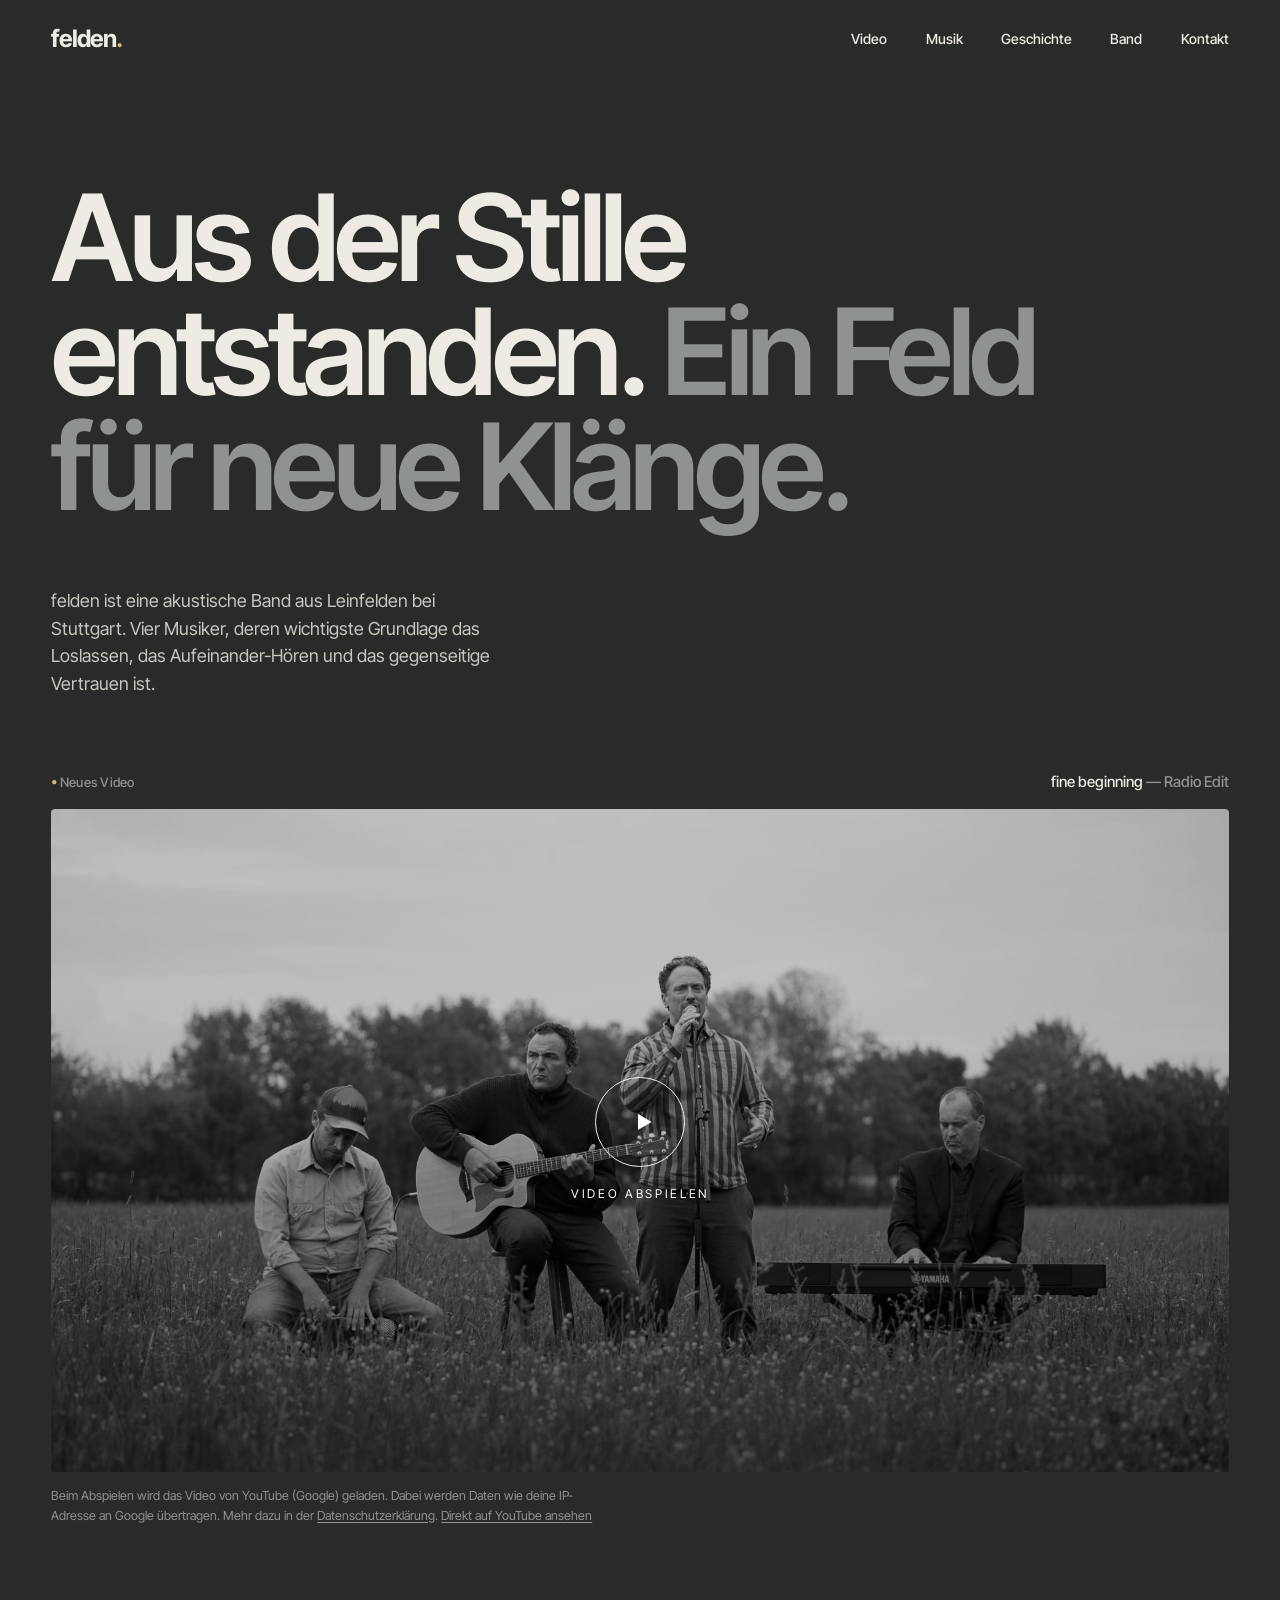
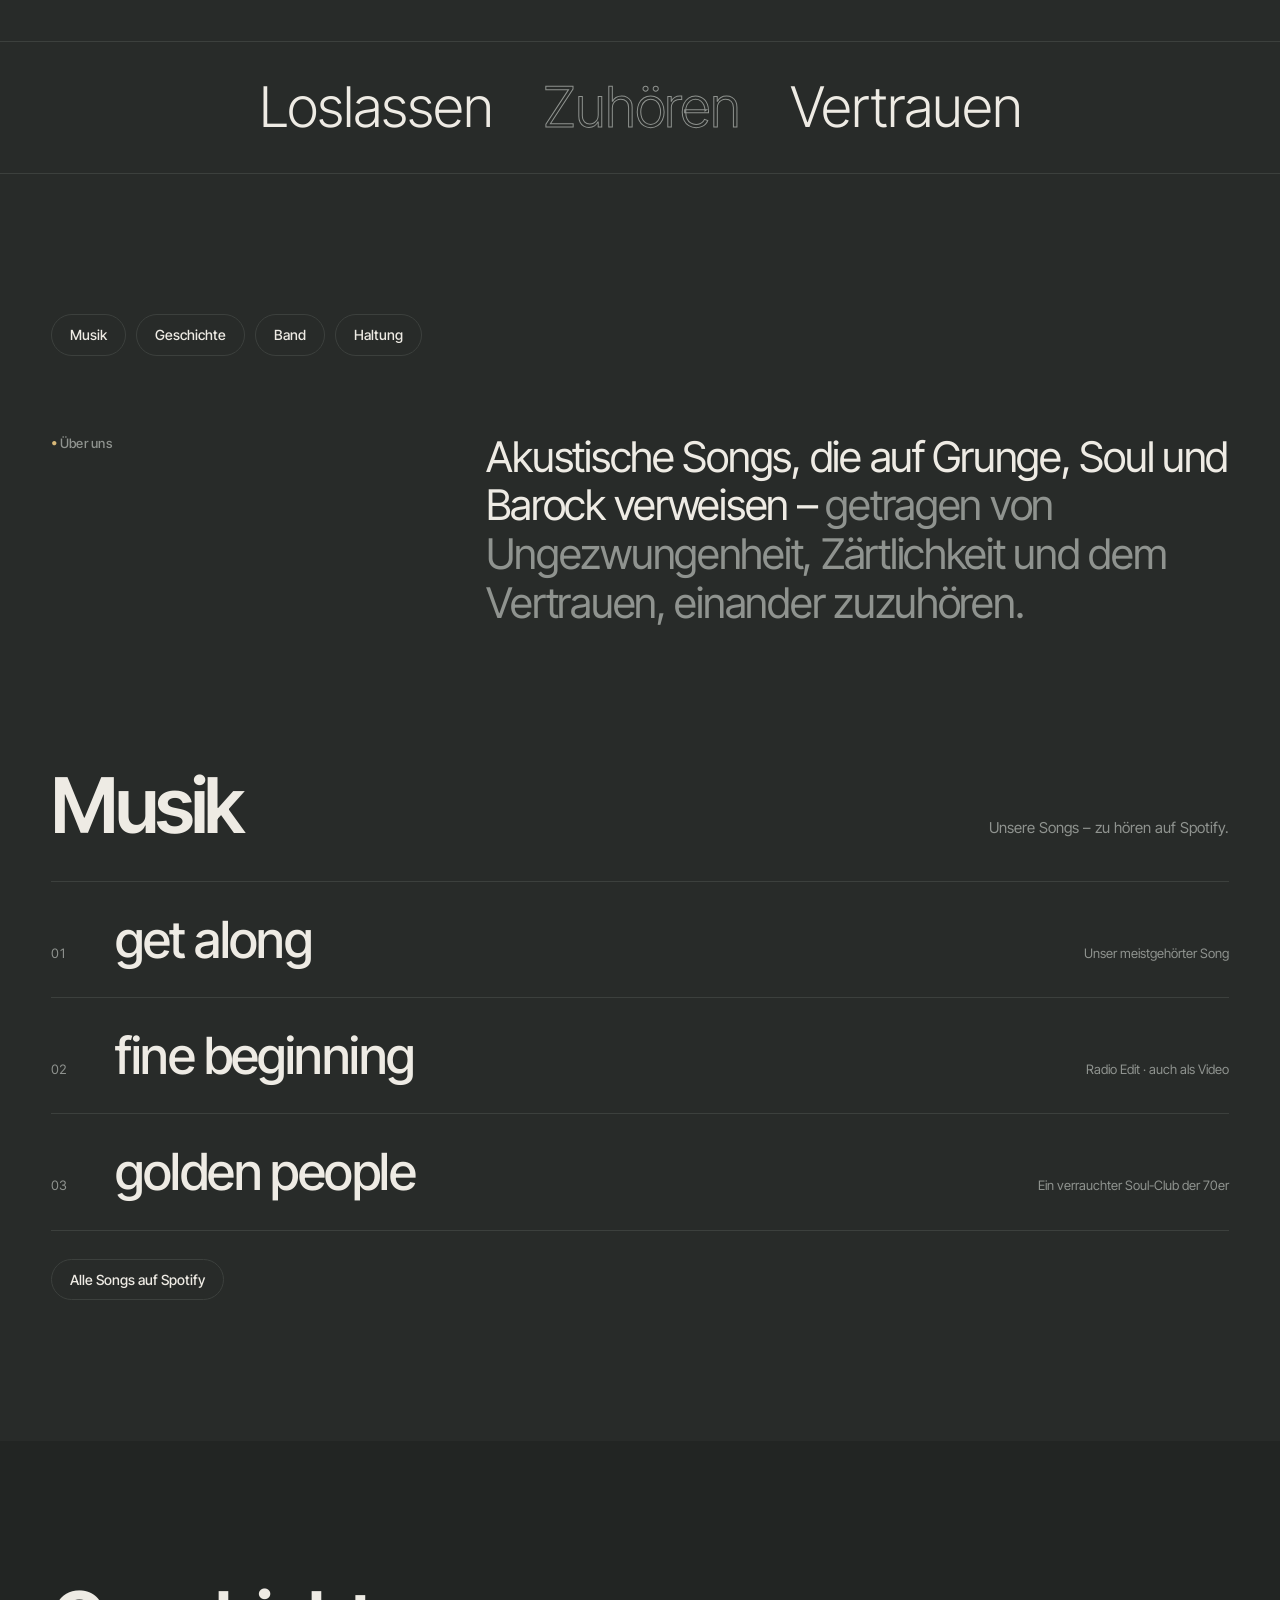
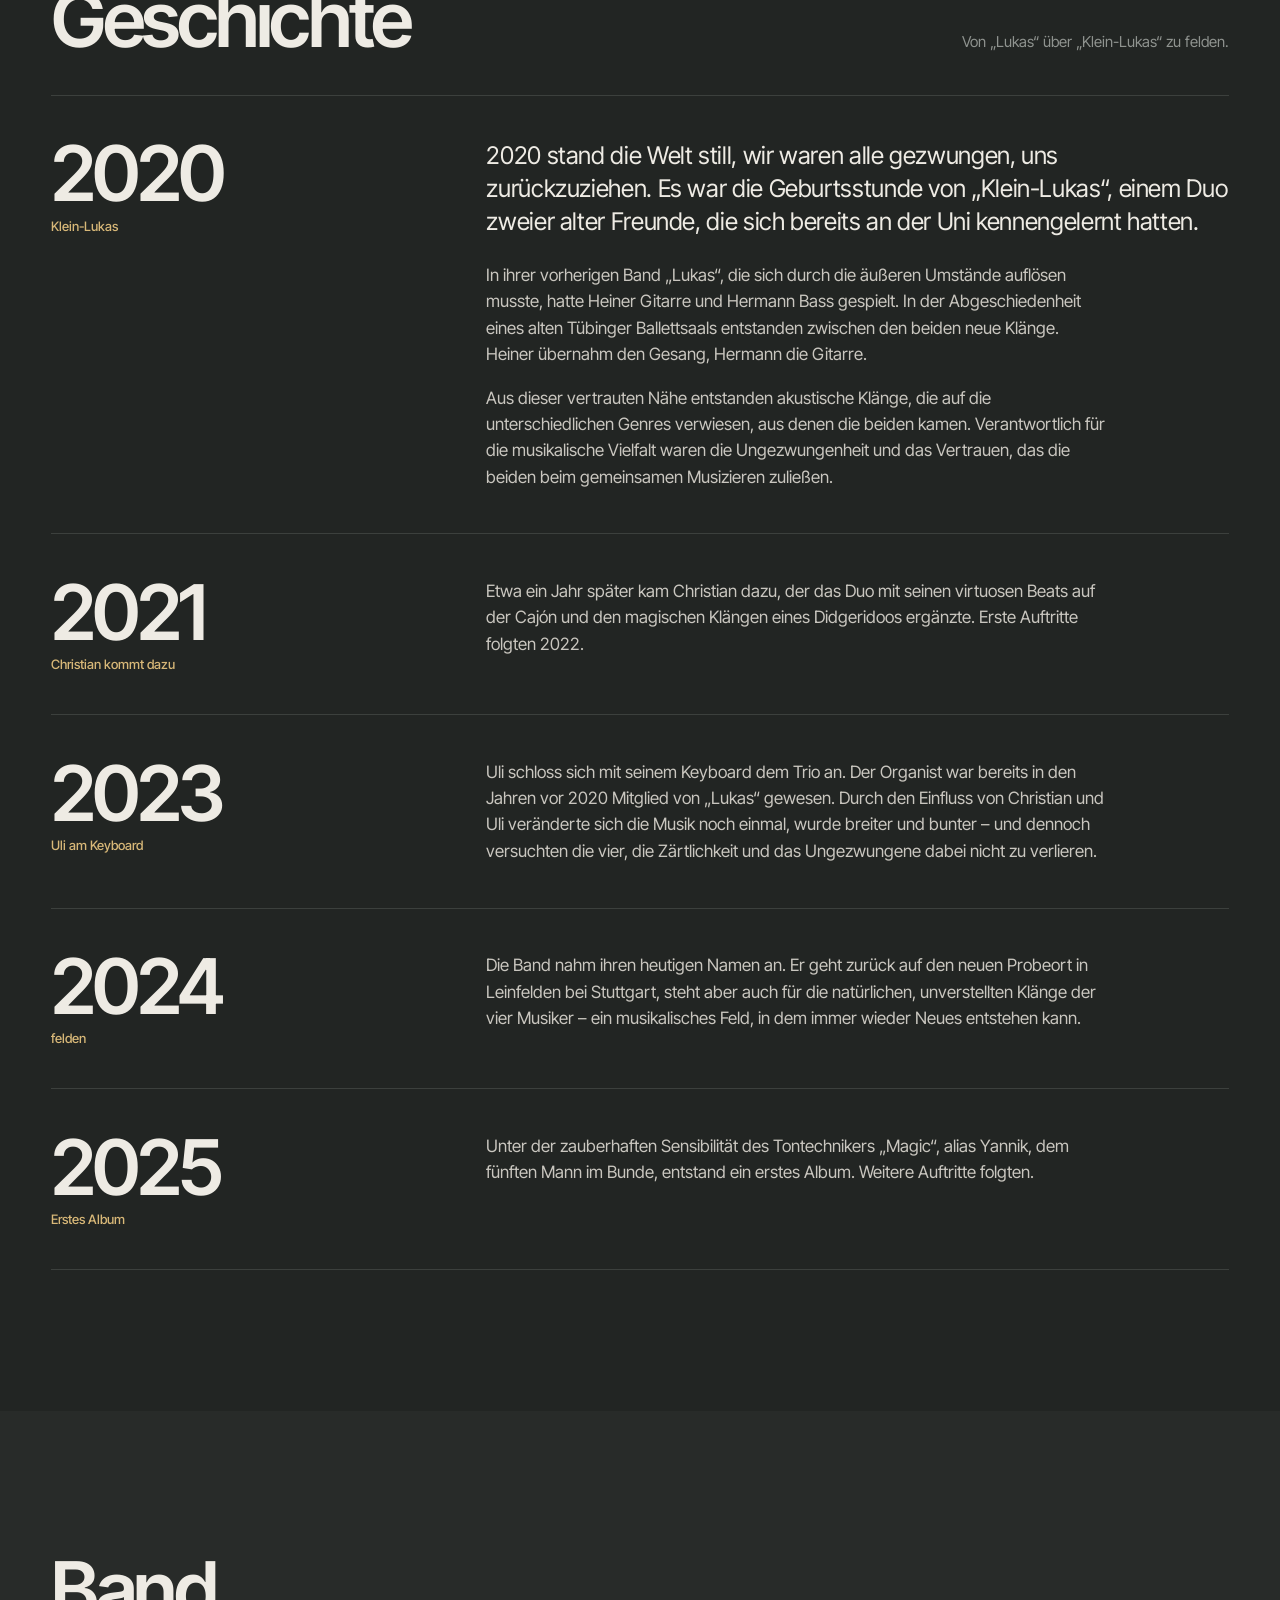
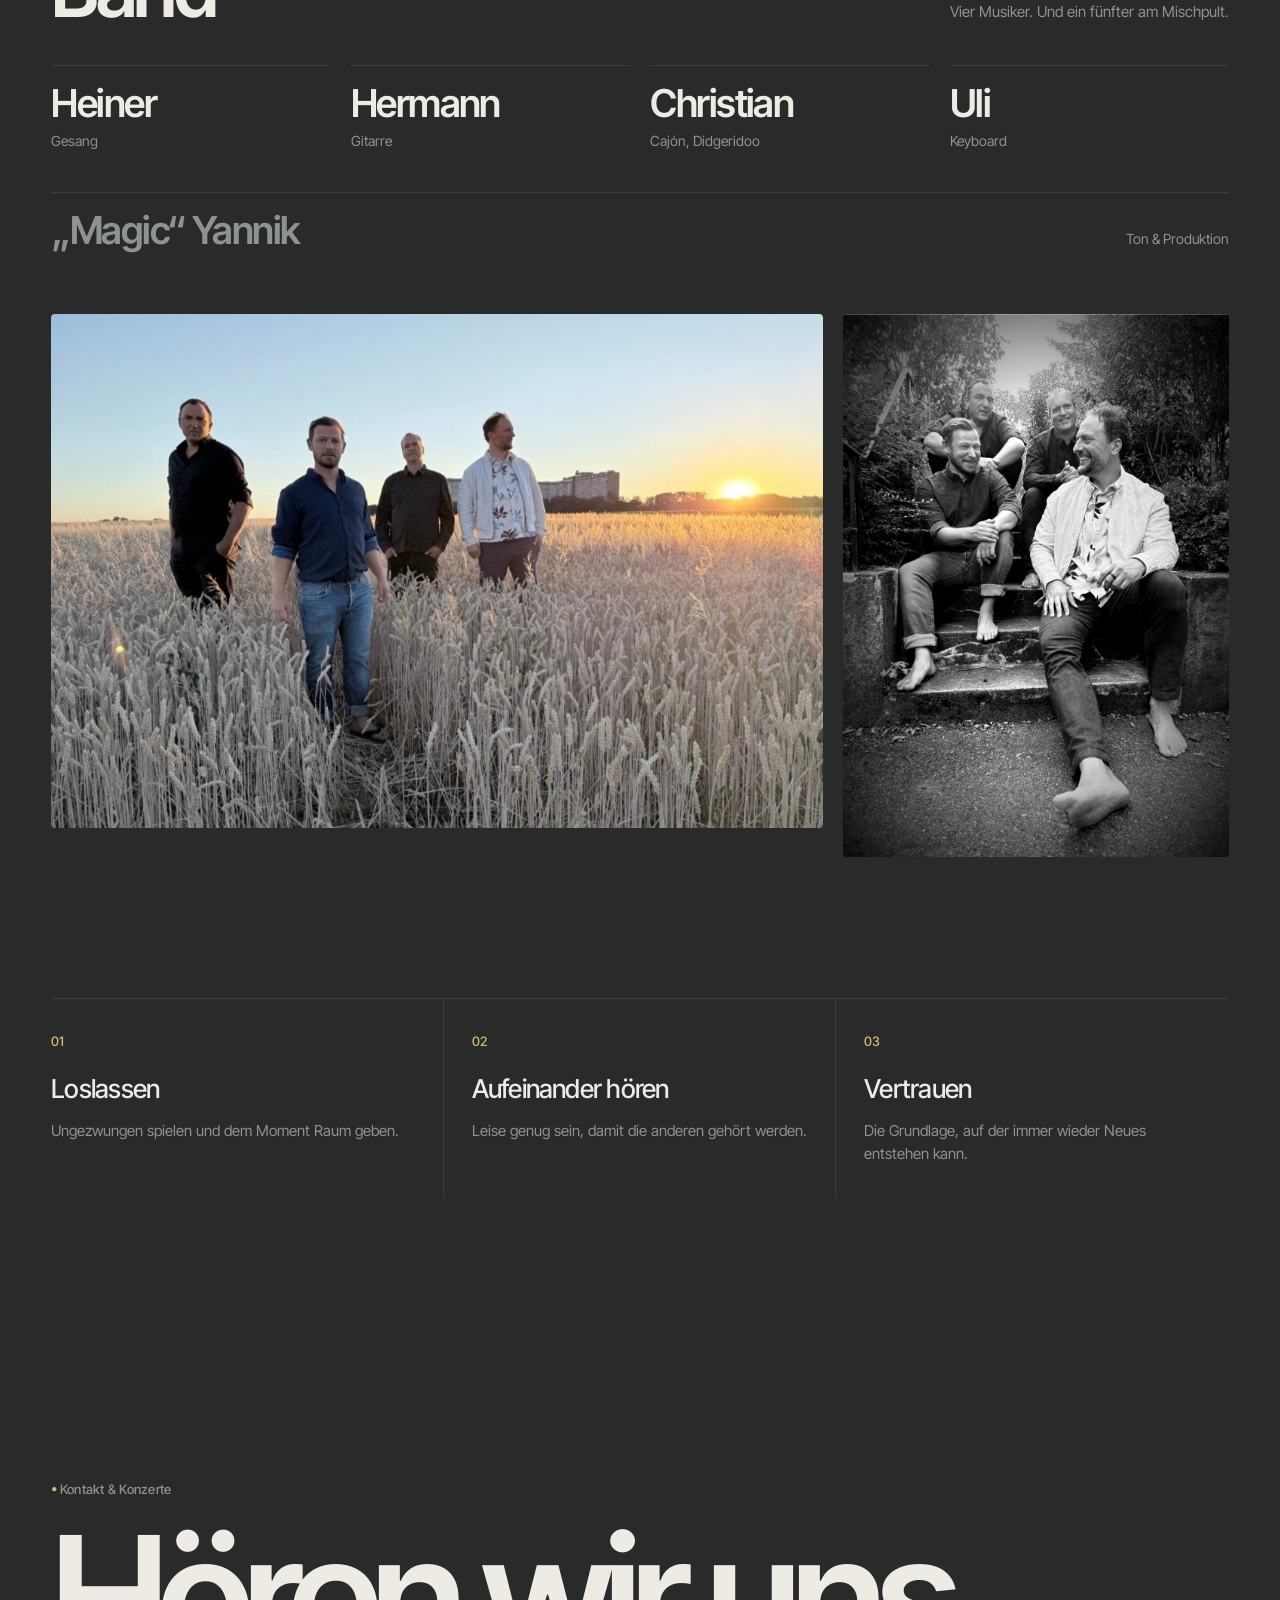
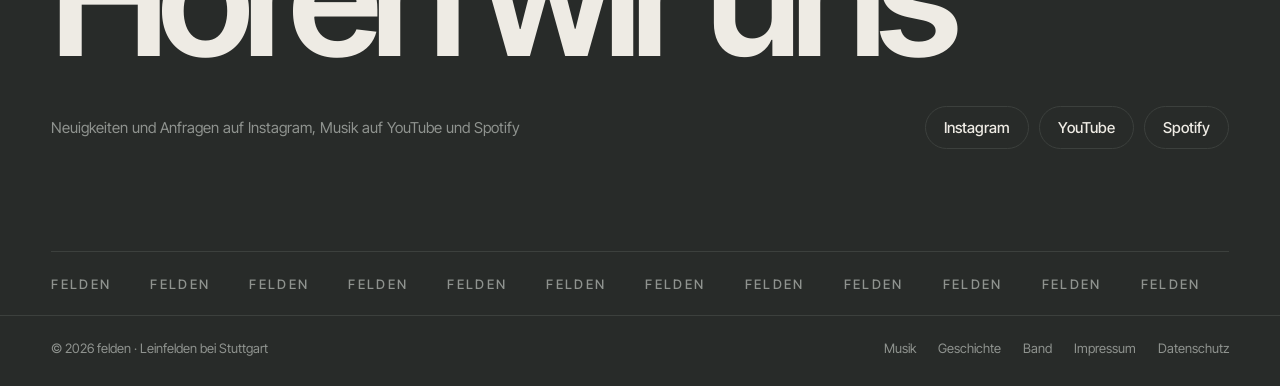
<file: index.html>
<!doctype html>
<html lang="de">
<head>
<meta charset="utf-8">
<meta name="viewport" content="width=device-width, initial-scale=1">
<meta name="theme-color" content="#282b29">
<title>felden</title>
<meta name="description" content="felden – akustische Musik aus Leinfelden bei Stuttgart.">
<meta property="og:title" content="felden">
<meta property="og:description" content="Aus der Stille entstanden. Ein musikalisches Feld, in dem immer wieder Neues entstehen kann.">
<meta property="og:image" content="images/feld-abend.jpg">
<link rel="stylesheet" href="fonts/fonts.css">
<style>
  :root{
    --bg:#282b29;
    --bg-2:#222523;
    --fg:#eeebe4;
    --mute:#8f938f;
    --line:#3c403d;
    --accent:#d8b878;
    --f:"Inter Tight", "Helvetica Neue", Arial, sans-serif;
    --pad:clamp(16px,4vw,56px);
  }
  *{box-sizing:border-box;margin:0;padding:0}
  html{scroll-behavior:smooth}
  body{background:var(--bg);color:var(--fg);font-family:var(--f);font-weight:400;font-size:17px;line-height:1.55;-webkit-font-smoothing:antialiased}
  img{display:block;max-width:100%}
  a{color:inherit;text-decoration:none}
  ::selection{background:var(--accent);color:var(--bg)}

  /* Header */
  header{position:fixed;inset:0 0 auto 0;z-index:20;display:flex;justify-content:space-between;align-items:center;padding:20px var(--pad);transition:background .4s,padding .4s}
  header.solid{background:rgba(40,43,41,.94);backdrop-filter:blur(10px);-webkit-backdrop-filter:blur(10px);padding-top:14px;padding-bottom:14px}
  .logo{font-weight:700;font-size:24px;letter-spacing:-.04em}
  .logo span{color:var(--accent)}
  header nav{display:flex;gap:clamp(16px,3vw,40px);align-items:center}
  header nav a{font-size:14px;font-weight:500;position:relative}
  header nav a::after{content:"";position:absolute;left:0;bottom:-4px;height:1px;width:0;background:var(--fg);transition:width .3s}
  header nav a:hover::after{width:100%}
  .lang{font-size:12px;color:var(--mute);border:1px solid var(--line);padding:4px 10px;border-radius:99px}

  /* Hero */
  .hero{padding:clamp(130px,20vh,200px) var(--pad) clamp(40px,6vw,72px)}
  .hero h1{font-weight:600;font-size:clamp(46px,9.4vw,152px);line-height:.95;letter-spacing:-.045em;max-width:14ch}
  .hero h1 .dim{color:var(--mute)}
  .hero .meta{display:flex;justify-content:space-between;align-items:flex-end;flex-wrap:wrap;gap:24px;margin-top:clamp(36px,5vw,64px)}
  .hero .meta p{max-width:44ch;color:#c9c6bf;font-size:clamp(17px,1.4vw,20px)}
  .scroll{font-size:13px;color:var(--mute);display:flex;align-items:center;gap:10px}
  .scroll i{display:block;width:1px;height:38px;background:var(--mute);animation:pulse 2.4s infinite ease-in-out;transform-origin:top}
  @keyframes pulse{0%{transform:scaleY(0)}50%{transform:scaleY(1)}100%{transform:scaleY(0);transform-origin:bottom}}

  /* Reel image */
  .reel{position:relative;margin:0 var(--pad);overflow:hidden;border-radius:4px;aspect-ratio:16/8}
  .reel img{width:100%;height:100%;object-fit:cover;transform:scale(1.08);transition:transform 1.6s cubic-bezier(.2,.7,.2,1)}
  .reel.in img{transform:scale(1)}
  .reel .tag{position:absolute;left:24px;bottom:22px;display:flex;align-items:center;gap:12px;font-size:14px;font-weight:500}
  .reel .tag b{display:grid;place-items:center;width:48px;height:48px;border-radius:50%;background:var(--fg);color:var(--bg);font-size:14px}

  /* Marquee */
  .marquee{display:flex;justify-content:center;align-items:baseline;gap:.9em;border-top:1px solid var(--line);border-bottom:1px solid var(--line);margin-top:clamp(64px,9vw,120px);padding:22px 0;white-space:nowrap;font-size:clamp(20px,6.6vw,56px)}
  .marquee span{font-weight:300;letter-spacing:-.02em}
  .marquee span.o{color:transparent;-webkit-text-stroke:1px var(--mute)}
  @keyframes scroll{to{transform:translateX(-50%)}}

  section{padding:clamp(80px,11vw,150px) var(--pad)}

  /* Tabs */
  .tabs{display:flex;gap:clamp(6px,1.6vw,10px);flex-wrap:nowrap;margin-bottom:clamp(48px,6vw,80px)}
  .tabs a{flex:0 1 auto;min-width:0;text-align:center;white-space:nowrap;font-size:clamp(12px,3.6vw,14px);font-weight:500;padding:9px clamp(10px,3vw,18px);border:1px solid var(--line);border-radius:99px;transition:background .25s,color .25s,border-color .25s}
  .tabs a:hover{background:var(--fg);color:var(--bg);border-color:var(--fg)}

  /* Statement */
  .statement{display:grid;grid-template-columns:minmax(0,1fr) minmax(0,2fr);gap:clamp(24px,5vw,80px)}
  .kicker{font-size:13px;font-weight:500;color:var(--mute);letter-spacing:.02em}
  .kicker::before{content:"● ";color:var(--accent);font-size:10px;vertical-align:2px}
  .statement p{font-size:clamp(26px,3.3vw,48px);line-height:1.15;letter-spacing:-.03em;font-weight:400}
  .statement p em{font-style:normal;color:var(--mute)}

  /* Songs = work grid */
  .head{display:flex;justify-content:space-between;align-items:baseline;gap:20px;margin-bottom:36px;flex-wrap:wrap}
  .head h2{font-weight:600;font-size:clamp(40px,6vw,88px);letter-spacing:-.045em;line-height:1}
  .head p{color:var(--mute);max-width:38ch;font-size:15px}
  .work{display:grid;grid-template-columns:repeat(3,1fr);gap:clamp(12px,1.6vw,24px)}
  .card{position:relative;cursor:default}
  .card .img{overflow:hidden;border-radius:4px;aspect-ratio:4/5;background:var(--bg-2)}
  .card img{width:100%;height:100%;object-fit:cover;transition:transform 1s cubic-bezier(.2,.7,.2,1),filter .6s}
  .card:hover img{transform:scale(1.05);filter:brightness(.55)}
  .card .over{position:absolute;top:0;left:0;right:0;aspect-ratio:4/5;display:grid;place-items:center;opacity:0;transition:opacity .4s}
  .card:hover .over{opacity:1}
  .card .over span{border:1px solid var(--fg);border-radius:99px;padding:10px 20px;font-size:13px;font-weight:500;max-width:80%;text-align:center}
  .card h3{font-weight:500;font-size:22px;letter-spacing:-.02em;margin-top:16px}
  .card small{color:var(--mute);font-size:14px}

  /* Story timeline */
  .story{background:var(--bg-2)}
  .row{display:grid;grid-template-columns:minmax(0,1fr) minmax(0,2fr);gap:clamp(24px,5vw,80px);padding:clamp(28px,3.4vw,44px) 0;border-top:1px solid var(--line)}
  .row:last-child{border-bottom:1px solid var(--line)}
  .row .yr{font-weight:600;font-size:clamp(44px,6vw,92px);letter-spacing:-.05em;line-height:.9;color:var(--fg)}
  .row .yr small{display:block;font-size:13px;font-weight:500;letter-spacing:0;color:var(--accent);margin-top:12px}
  .row p{color:#c9c6bf;max-width:62ch;margin-bottom:1em}
  .row p:last-child{margin-bottom:0}
  .row p.big{font-size:clamp(20px,1.9vw,26px);line-height:1.35;letter-spacing:-.015em;color:var(--fg)}

  /* Team */
  .team{display:grid;grid-template-columns:repeat(4,1fr);gap:clamp(12px,1.6vw,24px)}
  .person{border-top:1px solid var(--line);padding-top:18px}
  .person h3{font-weight:600;font-size:clamp(28px,3vw,44px);letter-spacing:-.04em;line-height:1}
  .person p{color:var(--mute);font-size:14px;margin-top:8px}
  .person.five{grid-column:1/-1;display:flex;justify-content:space-between;align-items:baseline;flex-wrap:wrap;gap:8px;margin-top:20px}
  .person.five h3{color:var(--mute)}
  .bandpic{margin-top:clamp(36px,5vw,64px);display:grid;grid-template-columns:2fr 1fr;gap:clamp(12px,1.6vw,24px)}
  .bandpic div{overflow:hidden;border-radius:4px}
  .bandpic img{width:100%;height:100%;object-fit:cover;transition:transform 1s cubic-bezier(.2,.7,.2,1)}
  .bandpic div:hover img{transform:scale(1.04)}
  .bandpic div:first-child{aspect-ratio:3/2}

  /* Values like skills */
  .values{display:grid;grid-template-columns:repeat(3,1fr);gap:0;border-top:1px solid var(--line)}
  .value{padding:32px 28px 32px 0;border-right:1px solid var(--line)}
  .value + .value{padding-left:28px}
  .value:last-child{border-right:0}
  .value b{display:block;font-size:13px;color:var(--accent);font-weight:500;margin-bottom:18px}
  .value h3{font-weight:500;font-size:26px;letter-spacing:-.03em;margin-bottom:10px}
  .value p{color:var(--mute);font-size:15px}

  /* Contact */
  .contact{padding-bottom:0}
  .contact .big{font-weight:600;font-size:clamp(56px,13vw,220px);letter-spacing:-.06em;line-height:.88;display:inline-block;transition:color .3s}
  .contact .big:hover{color:var(--accent)}
  .contact .big .arr{display:inline-block;transition:transform .4s}
  .contact .big:hover .arr{transform:translate(.08em,-.08em)}
  .contact .sub{display:flex;justify-content:space-between;flex-wrap:wrap;gap:24px;margin-top:36px;color:var(--mute);font-size:15px}

  .welcome{overflow:hidden;white-space:nowrap;margin-top:clamp(64px,8vw,110px);border-top:1px solid var(--line);padding:18px 0}
  .welcome .track{display:inline-flex;animation:scroll 50s linear infinite}
  .welcome span{font-size:13px;font-weight:500;letter-spacing:.18em;text-transform:uppercase;color:var(--mute);padding-right:3em}

  footer{display:flex;justify-content:space-between;flex-wrap:wrap;gap:16px;padding:22px var(--pad) 28px;border-top:1px solid var(--line);font-size:13px;color:var(--mute)}
  footer nav{display:flex;flex-wrap:wrap;gap:8px 22px}
  footer a:hover{color:var(--fg)}

  /* Reveal */
  .r{opacity:0;transform:translateY(30px);transition:opacity 1s ease,transform 1s cubic-bezier(.2,.7,.2,1)}
  .r.in{opacity:1;transform:none}
  @media (prefers-reduced-motion:reduce){
    .r{opacity:1;transform:none;transition:none}
    .welcome .track,.scroll i{animation:none}
    .reel img{transform:none}
  }

  @media (max-width:900px){
    .statement,.row{grid-template-columns:1fr}
    .work{grid-template-columns:1fr 1fr}
    .work .card:last-child{grid-column:1/-1}
    .work .card:last-child .img,.work .card:last-child .over{aspect-ratio:16/10}
    .team{grid-template-columns:1fr 1fr;row-gap:28px}
    .values{grid-template-columns:1fr}
    .value,.value + .value{padding:26px 0;border-right:0;border-bottom:1px solid var(--line)}
    .bandpic{grid-template-columns:1fr}
    .reel{aspect-ratio:4/3}
  }
  @media (max-width:600px){
    header nav a.hide-s{display:none}
    .work{grid-template-columns:1fr}
    .work .card .img,.work .card .over{aspect-ratio:4/3!important}
    .lang{display:none}
  }

  /* YouTube – Zwei-Klick-Lösung (DSGVO) */
  .yt{position:relative;aspect-ratio:16/9;overflow:hidden;background:#000}
  .yt img{width:100%;height:100%;object-fit:cover;opacity:.78;transition:transform 1.2s cubic-bezier(.2,.7,.2,1),opacity .6s}
  .yt:hover img{transform:scale(1.03);opacity:.65}
  .yt-btn{position:absolute;inset:0;display:flex;flex-direction:column;align-items:center;justify-content:center;gap:18px;background:linear-gradient(180deg,rgba(0,0,0,0) 40%,rgba(0,0,0,.4));border:0;color:#fff;cursor:pointer;font:inherit}
  .yt-circle{width:clamp(64px,7vw,92px);height:clamp(64px,7vw,92px);border-radius:50%;border:1px solid rgba(255,255,255,.9);display:grid;place-items:center;transition:background .35s,color .35s,transform .35s}
  .yt-circle svg{width:34%;height:34%;margin-left:6%}
  .yt-btn:hover .yt-circle,.yt-btn:focus-visible .yt-circle{background:#fff;color:#111;transform:scale(1.06)}
  .yt-t{font-size:12px;letter-spacing:.22em;text-transform:uppercase}
  .yt iframe{position:absolute;inset:0;width:100%;height:100%;border:0}
  .yt-note{font-size:12.5px;line-height:1.6;opacity:.72;margin-top:14px;max-width:80ch}
  .yt-note a{text-decoration:underline;text-underline-offset:2px}
  .reel-wrap{margin:0 var(--pad)}
  .reel-head{display:flex;justify-content:space-between;align-items:baseline;gap:16px;flex-wrap:wrap;margin-bottom:16px;font-size:15px;font-weight:500}
  .reel-head em{font-style:normal;color:var(--mute)}
  .yt{border-radius:4px}
  .yt-note{color:var(--mute);opacity:1}
  .socials{display:flex;gap:10px;flex-wrap:wrap}
  .socials a{color:var(--fg);font-weight:500;padding:9px 18px;border:1px solid var(--line);border-radius:99px;transition:background .25s,color .25s,border-color .25s}
  .socials a:hover{background:var(--fg);color:var(--bg);border-color:var(--fg)}
  .contact .sub{align-items:center}
  .card{display:block;cursor:pointer}
  .tracks{list-style:none;margin-top:0;border-top:1px solid var(--line)}
  .tracks a{display:grid;grid-template-columns:48px minmax(0,1fr) auto;align-items:baseline;gap:16px;padding:18px 0;border-bottom:1px solid var(--line);transition:padding .35s,color .25s}
  .tracks a:hover{padding-left:12px;color:var(--accent)}
  .tracks .n{font-size:13px;color:var(--mute);font-variant-numeric:tabular-nums}
  .tracks .t{font-size:clamp(28px,4vw,56px);font-weight:500;letter-spacing:-.03em}
  .tracks .k{font-size:13px;color:var(--mute)}
  .all{display:inline-block;margin-top:28px;font-size:14px;font-weight:500;padding:9px 18px;border:1px solid var(--line);border-radius:99px;transition:background .25s,color .25s,border-color .25s}
  .all:hover{background:var(--fg);color:var(--bg);border-color:var(--fg)}
  @media (max-width:600px){.tracks a{grid-template-columns:36px minmax(0,1fr)}.tracks .k{grid-column:2}}
</style>
</head>
<body>

<header id="hdr">
  <a class="logo" href="#top">felden<span>.</span></a>
  <nav>
    <a href="#video" class="hide-s">Video</a>
    <a href="#musik" class="hide-s">Musik</a>
    <a href="#geschichte">Geschichte</a>
    <a href="#band">Band</a>
    <a href="#kontakt">Kontakt</a>
  </nav>
</header>

<main id="top">

  <div class="hero">
    <h1 class="r">Aus der Stille entstanden. <span class="dim">Ein Feld für neue Klänge.</span></h1>
    <div class="meta">
      <p class="r">felden ist eine akustische Band aus Leinfelden bei Stuttgart. Vier Musiker, deren wichtigste Grundlage das Loslassen, das Aufeinander-Hören und das gegenseitige Vertrauen ist.</p>
    </div>
  </div>

  <div class="reel-wrap r" id="video">
    <div class="reel-head"><span class="kicker">Neues Video</span><span>fine beginning <em>— Radio Edit</em></span></div>
    <div class="yt" data-id="N66QxHXJvBc" data-title="felden – fine beginning (Radio Edit) [Official Video]">
      <img src="images/wiese-live.jpg" alt="Vorschaubild: felden spielen auf einer Wiese" loading="lazy">
      <button class="yt-btn" type="button" aria-label="Video von YouTube laden und abspielen">
        <span class="yt-circle"><svg viewBox="0 0 24 24" aria-hidden="true"><path d="M8 5.5v13l11-6.5z" fill="currentColor"/></svg></span>
        <span class="yt-t">Video abspielen</span>
      </button>
    </div>
    <p class="yt-note">Beim Abspielen wird das Video von YouTube (Google) geladen. Dabei werden Daten wie deine IP-Adresse an Google übertragen. Mehr dazu in der <a href="datenschutz.html">Datenschutzerklärung</a>. <a href="https://youtu.be/N66QxHXJvBc" target="_blank" rel="noopener">Direkt auf YouTube ansehen</a></p>
  </div>

  <div class="marquee">
    <span>Loslassen</span><span class="o">Zuhören</span><span>Vertrauen</span>
  </div>

  <section>
    <nav class="tabs r" aria-label="Abschnitte">
      <a href="#musik">Musik</a><a href="#geschichte">Geschichte</a><a href="#band">Band</a><a href="#haltung">Haltung</a>
    </nav>
    <div class="statement">
      <div class="kicker r">Über uns</div>
      <p class="r">Akustische Songs, die auf Grunge, Soul und Barock verweisen – <em>getragen von Ungezwungenheit, Zärtlichkeit und dem Vertrauen, einander zuzuhören.</em></p>
    </div>
  </section>

  <section id="musik" style="padding-top:0">
    <div class="head">
      <h2 class="r">Musik</h2>
      <p class="r">Unsere Songs – zu hören auf Spotify.</p>
    </div>
    <ol class="tracks r">
      <li><a href="https://open.spotify.com/artist/2TYIWhqs4LQytH0IXlrEBR" target="_blank" rel="noopener"><span class="n">01</span><span class="t">get along</span><span class="k">Unser meistgehörter Song</span></a></li>
      <li><a href="https://open.spotify.com/artist/2TYIWhqs4LQytH0IXlrEBR" target="_blank" rel="noopener"><span class="n">02</span><span class="t">fine beginning</span><span class="k">Radio Edit · auch als Video</span></a></li>
      <li><a href="https://open.spotify.com/artist/2TYIWhqs4LQytH0IXlrEBR" target="_blank" rel="noopener"><span class="n">03</span><span class="t">golden people</span><span class="k">Ein verrauchter Soul-Club der 70er</span></a></li>
    </ol>
    <a class="all r" href="https://open.spotify.com/artist/2TYIWhqs4LQytH0IXlrEBR" target="_blank" rel="noopener">Alle Songs auf Spotify</a>
  </section>

  <section class="story" id="geschichte">
    <div class="head">
      <h2 class="r">Geschichte</h2>
      <p class="r">Von „Lukas“ über „Klein-Lukas“ zu felden.</p>
    </div>

    <div class="row r">
      <div class="yr">2020<small>Klein-Lukas</small></div>
      <div>
        <p class="big">2020 stand die Welt still, wir waren alle gezwungen, uns zurückzuziehen. Es war die Geburtsstunde von „Klein-Lukas“, einem Duo zweier alter Freunde, die sich bereits an der Uni kennengelernt hatten.</p>
        <p>In ihrer vorherigen Band „Lukas“, die sich durch die äußeren Umstände auflösen musste, hatte Heiner Gitarre und Hermann Bass gespielt. In der Abgeschiedenheit eines alten Tübinger Ballettsaals entstanden zwischen den beiden neue Klänge. Heiner übernahm den Gesang, Hermann die Gitarre.</p>
        <p>Aus dieser vertrauten Nähe entstanden akustische Klänge, die auf die unterschiedlichen Genres verwiesen, aus denen die beiden kamen. Verantwortlich für die musikalische Vielfalt waren die Ungezwungenheit und das Vertrauen, das die beiden beim gemeinsamen Musizieren zuließen.</p>
      </div>
    </div>

    <div class="row r">
      <div class="yr">2021<small>Christian kommt dazu</small></div>
      <div><p>Etwa ein Jahr später kam Christian dazu, der das Duo mit seinen virtuosen Beats auf der Cajón und den magischen Klängen eines Didgeridoos ergänzte. Erste Auftritte folgten 2022.</p></div>
    </div>

    <div class="row r">
      <div class="yr">2023<small>Uli am Keyboard</small></div>
      <div><p>Uli schloss sich mit seinem Keyboard dem Trio an. Der Organist war bereits in den Jahren vor 2020 Mitglied von „Lukas“ gewesen. Durch den Einfluss von Christian und Uli veränderte sich die Musik noch einmal, wurde breiter und bunter – und dennoch versuchten die vier, die Zärtlichkeit und das Ungezwungene dabei nicht zu verlieren.</p></div>
    </div>

    <div class="row r">
      <div class="yr">2024<small>felden</small></div>
      <div><p>Die Band nahm ihren heutigen Namen an. Er geht zurück auf den neuen Probeort in Leinfelden bei Stuttgart, steht aber auch für die natürlichen, unverstellten Klänge der vier Musiker – ein musikalisches Feld, in dem immer wieder Neues entstehen kann.</p></div>
    </div>

    <div class="row r">
      <div class="yr">2025<small>Erstes Album</small></div>
      <div><p>Unter der zauberhaften Sensibilität des Tontechnikers „Magic“, alias Yannik, dem fünften Mann im Bunde, entstand ein erstes Album. Weitere Auftritte folgten.</p></div>
    </div>
  </section>

  <section id="band">
    <div class="head">
      <h2 class="r">Band</h2>
      <p class="r">Vier Musiker. Und ein fünfter am Mischpult.</p>
    </div>
    <div class="team">
      <div class="person r"><h3>Heiner</h3><p>Gesang</p></div>
      <div class="person r"><h3>Hermann</h3><p>Gitarre</p></div>
      <div class="person r"><h3>Christian</h3><p>Cajón, Didgeridoo</p></div>
      <div class="person r"><h3>Uli</h3><p>Keyboard</p></div>
      <div class="person five r"><h3>„Magic“ Yannik</h3><p>Ton &amp; Produktion</p></div>
    </div>
    <div class="bandpic r">
      <div><img src="images/feld-abend.jpg" alt="Die Band im Weizenfeld bei Sonnenuntergang" loading="lazy"></div>
      <div><img src="images/treppe.jpg" alt="Die Band lachend auf einer Steintreppe" loading="lazy" style="object-position:50% 30%"></div>
    </div>
  </section>

  <section id="haltung" style="padding-top:0">
    <div class="values">
      <div class="value r"><b>01</b><h3>Loslassen</h3><p>Ungezwungen spielen und dem Moment Raum geben.</p></div>
      <div class="value r"><b>02</b><h3>Aufeinander hören</h3><p>Leise genug sein, damit die anderen gehört werden.</p></div>
      <div class="value r"><b>03</b><h3>Vertrauen</h3><p>Die Grundlage, auf der immer wieder Neues entstehen kann.</p></div>
    </div>
  </section>

  <section class="contact" id="kontakt">
    <div class="kicker r" style="margin-bottom:24px">Kontakt &amp; Konzerte</div>
    <a class="big r" href="https://www.instagram.com/felden.music" target="_blank" rel="noopener">Hören wir uns</a>
    <div class="sub r">
      <span>Neuigkeiten und Anfragen auf Instagram, Musik auf YouTube und Spotify</span>
      <span class="socials">
        <a href="https://www.instagram.com/felden.music" target="_blank" rel="noopener">Instagram</a>
        <a href="https://www.youtube.com/@feldengreatmusic" target="_blank" rel="noopener">YouTube</a>
        <a href="https://open.spotify.com/artist/2TYIWhqs4LQytH0IXlrEBR" target="_blank" rel="noopener">Spotify</a>
      </span>
    </div>
    <div class="welcome" aria-hidden="true">
      <div class="track">
        <span>felden</span><span>felden</span><span>felden</span><span>felden</span><span>felden</span><span>felden</span>
        <span>felden</span><span>felden</span><span>felden</span><span>felden</span><span>felden</span><span>felden</span>
      </div>
    </div>
  </section>
</main>

<footer>
  <span>© <span id="y">2026</span> felden · Leinfelden bei Stuttgart</span>
  <nav>
    <a href="#musik">Musik</a><a href="#geschichte">Geschichte</a><a href="#band">Band</a>
    <a href="impressum.html">Impressum</a><a href="datenschutz.html">Datenschutz</a>
  </nav>
</footer>

<script>
  document.getElementById('y').textContent = new Date().getFullYear();
  const hdr = document.getElementById('hdr');
  const onScroll = () => hdr.classList.toggle('solid', window.scrollY > 40);
  onScroll(); window.addEventListener('scroll', onScroll, {passive:true});
  const io = new IntersectionObserver(es => es.forEach(e => {
    if (e.isIntersecting) { e.target.classList.add('in'); io.unobserve(e.target); }
  }), {threshold:.1, rootMargin:'0px 0px -30px 0px'});
  document.querySelectorAll('.r').forEach(el => io.observe(el));

  /* YouTube erst nach Klick laden (youtube-nocookie.com) */
  document.querySelectorAll('.yt').forEach(el => el.querySelector('.yt-btn').addEventListener('click', () => {
    const f = document.createElement('iframe');
    f.src = 'https://www.youtube-nocookie.com/embed/' + el.dataset.id + '?autoplay=1&rel=0&modestbranding=1';
    f.title = el.dataset.title;
    f.allow = 'autoplay; encrypted-media; picture-in-picture; fullscreen';
    f.allowFullscreen = true;
    f.referrerPolicy = 'strict-origin-when-cross-origin';
    el.replaceChildren(f);
  }));
</script>
</body>
</html>
</file>
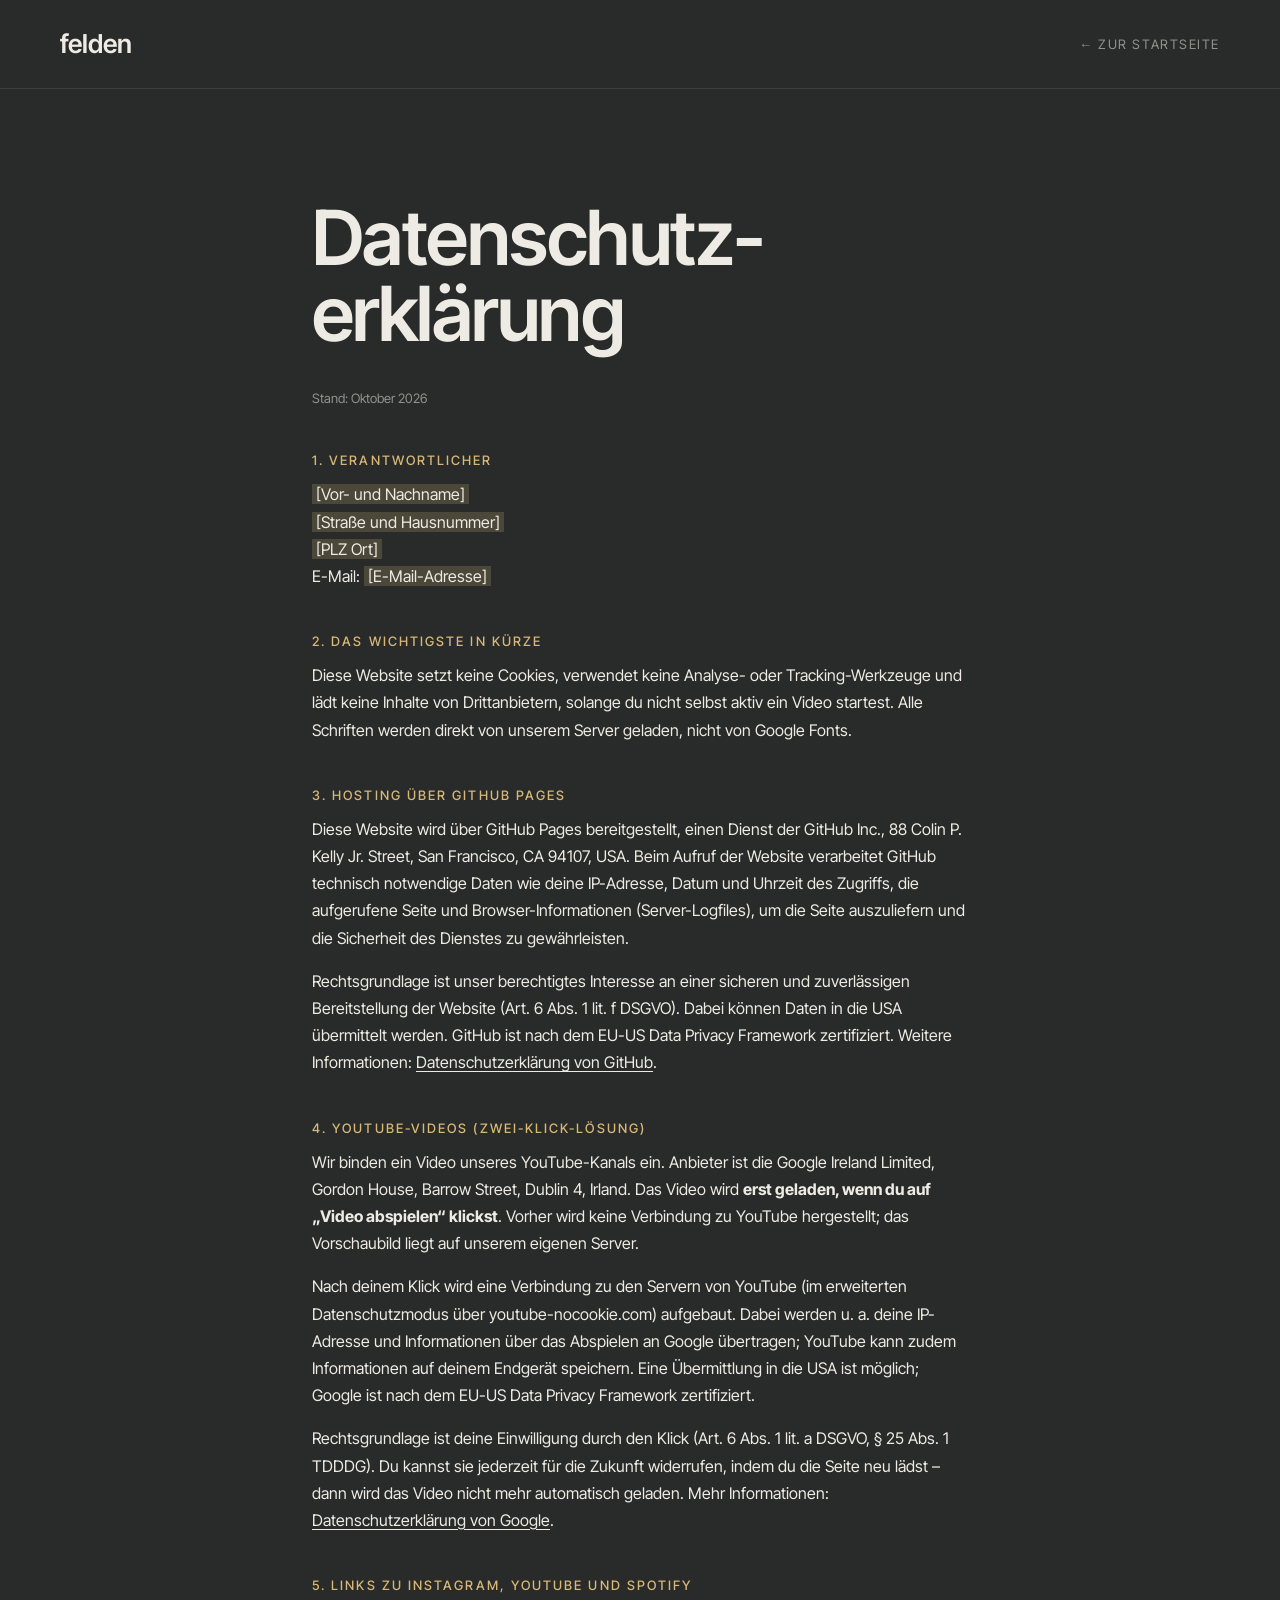
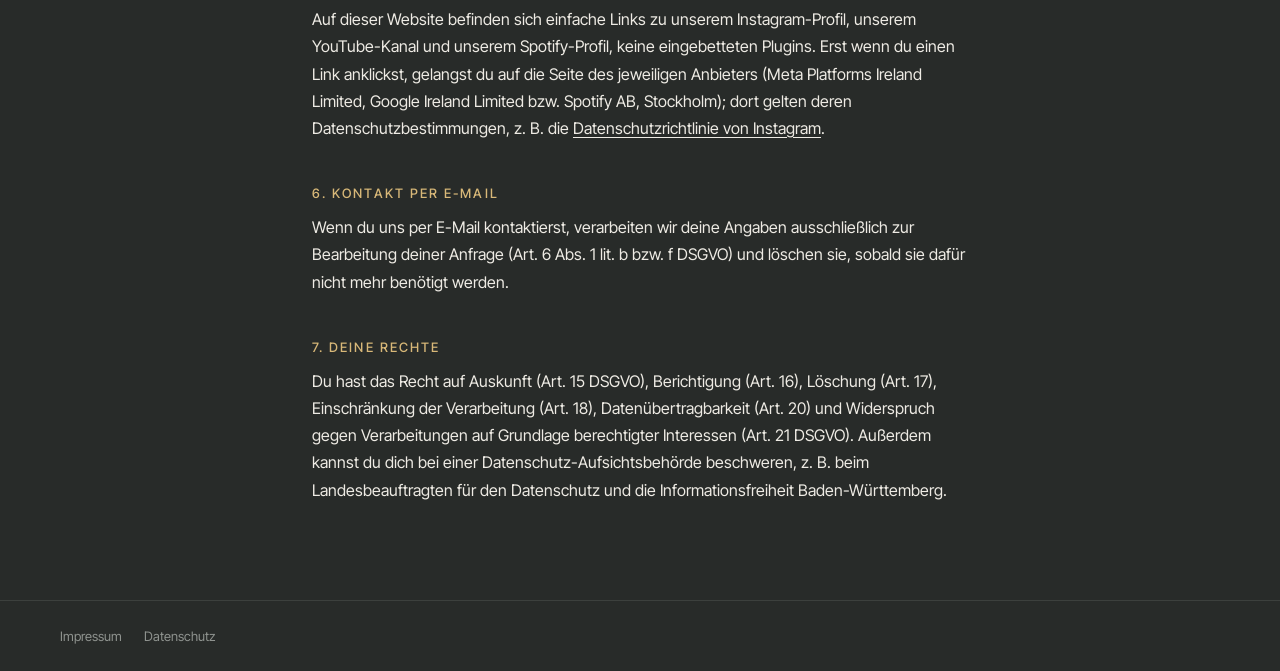
<file: datenschutz.html>
<!doctype html>
<html lang="de">
<head>
<meta charset="utf-8">
<meta name="viewport" content="width=device-width, initial-scale=1">
<meta name="robots" content="noindex">
<title>Datenschutz – felden</title>
<link rel="stylesheet" href="fonts/fonts.css">
<style>
  *{box-sizing:border-box;margin:0;padding:0}
  body{background:#282b29;color:#eeebe4;font-family:'Inter Tight',Arial,sans-serif;font-weight:400;font-size:16px;line-height:1.7;-webkit-font-smoothing:antialiased}
  a{color:inherit;text-underline-offset:3px}
  header{display:flex;justify-content:space-between;align-items:center;padding:22px clamp(16px,5vw,60px);border-bottom:1px solid #3c403d}
  header a{text-decoration:none}
  .logo{font-family:'Inter Tight',Arial,sans-serif;font-size:26px;font-weight:600}
  .back{font-size:13px;letter-spacing:.12em;text-transform:uppercase;color:#8f938f}
  .back:hover{color:#eeebe4}
  main{max-width:720px;margin:0 auto;padding:clamp(56px,9vw,110px) clamp(16px,5vw,32px) 80px}
  h1{font-family:'Inter Tight',Arial,sans-serif;font-weight:600;font-size:clamp(44px,7vw,76px);line-height:1;letter-spacing:-.02em;margin-bottom:36px;hyphens:manual}
  h2{font-size:13px;font-weight:500;letter-spacing:.16em;text-transform:uppercase;color:#d8b878;margin:40px 0 10px}
  p{margin-bottom:1em}
  p.small{font-size:13px;color:#8f938f}
  mark{background:#d8b87833;color:inherit;padding:0 4px}
  footer{display:flex;gap:22px;padding:24px clamp(16px,5vw,60px);border-top:1px solid #3c403d;font-size:13px;color:#8f938f}
  footer a{text-decoration:none}
</style>
</head>
<body>
<header><a class="logo" href="index.html">felden</a><a class="back" href="index.html">← Zur Startseite</a></header>
<main>
<h1>Datenschutz&shy;erklärung</h1>
<p class="small">Stand: Oktober 2026</p>
<h2>1. Verantwortlicher</h2>
<p><mark>[Vor- und Nachname]</mark><br><mark>[Straße und Hausnummer]</mark><br><mark>[PLZ Ort]</mark><br>E-Mail: <mark>[E-Mail-Adresse]</mark></p>
<h2>2. Das Wichtigste in Kürze</h2>
<p>Diese Website setzt keine Cookies, verwendet keine Analyse- oder Tracking-Werkzeuge und lädt keine Inhalte von Drittanbietern, solange du nicht selbst aktiv ein Video startest. Alle Schriften werden direkt von unserem Server geladen, nicht von Google Fonts.</p>
<h2>3. Hosting über GitHub Pages</h2>
<p>Diese Website wird über GitHub Pages bereitgestellt, einen Dienst der GitHub Inc., 88 Colin P. Kelly Jr. Street, San Francisco, CA 94107, USA. Beim Aufruf der Website verarbeitet GitHub technisch notwendige Daten wie deine IP-Adresse, Datum und Uhrzeit des Zugriffs, die aufgerufene Seite und Browser-Informationen (Server-Logfiles), um die Seite auszuliefern und die Sicherheit des Dienstes zu gewährleisten.</p>
<p>Rechtsgrundlage ist unser berechtigtes Interesse an einer sicheren und zuverlässigen Bereitstellung der Website (Art. 6 Abs. 1 lit. f DSGVO). Dabei können Daten in die USA übermittelt werden. GitHub ist nach dem EU-US Data Privacy Framework zertifiziert. Weitere Informationen: <a href="https://docs.github.com/de/site-policy/privacy-policies/github-general-privacy-statement" target="_blank" rel="noopener">Datenschutzerklärung von GitHub</a>.</p>
<h2>4. YouTube-Videos (Zwei-Klick-Lösung)</h2>
<p>Wir binden ein Video unseres YouTube-Kanals ein. Anbieter ist die Google Ireland Limited, Gordon House, Barrow Street, Dublin 4, Irland. Das Video wird <strong>erst geladen, wenn du auf „Video abspielen“ klickst</strong>. Vorher wird keine Verbindung zu YouTube hergestellt; das Vorschaubild liegt auf unserem eigenen Server.</p>
<p>Nach deinem Klick wird eine Verbindung zu den Servern von YouTube (im erweiterten Datenschutzmodus über youtube-nocookie.com) aufgebaut. Dabei werden u.&nbsp;a. deine IP-Adresse und Informationen über das Abspielen an Google übertragen; YouTube kann zudem Informationen auf deinem Endgerät speichern. Eine Übermittlung in die USA ist möglich; Google ist nach dem EU-US Data Privacy Framework zertifiziert.</p>
<p>Rechtsgrundlage ist deine Einwilligung durch den Klick (Art. 6 Abs. 1 lit. a DSGVO, § 25 Abs. 1 TDDDG). Du kannst sie jederzeit für die Zukunft widerrufen, indem du die Seite neu lädst – dann wird das Video nicht mehr automatisch geladen. Mehr Informationen: <a href="https://policies.google.com/privacy?hl=de" target="_blank" rel="noopener">Datenschutzerklärung von Google</a>.</p>
<h2>5. Links zu Instagram, YouTube und Spotify</h2>
<p>Auf dieser Website befinden sich einfache Links zu unserem Instagram-Profil, unserem YouTube-Kanal und unserem Spotify-Profil, keine eingebetteten Plugins. Erst wenn du einen Link anklickst, gelangst du auf die Seite des jeweiligen Anbieters (Meta Platforms Ireland Limited, Google Ireland Limited bzw. Spotify AB, Stockholm); dort gelten deren Datenschutzbestimmungen, z.&nbsp;B. die <a href="https://privacycenter.instagram.com/policy" target="_blank" rel="noopener">Datenschutzrichtlinie von Instagram</a>.</p>
<h2>6. Kontakt per E-Mail</h2>
<p>Wenn du uns per E-Mail kontaktierst, verarbeiten wir deine Angaben ausschließlich zur Bearbeitung deiner Anfrage (Art. 6 Abs. 1 lit. b bzw. f DSGVO) und löschen sie, sobald sie dafür nicht mehr benötigt werden.</p>
<h2>7. Deine Rechte</h2>
<p>Du hast das Recht auf Auskunft (Art. 15 DSGVO), Berichtigung (Art. 16), Löschung (Art. 17), Einschränkung der Verarbeitung (Art. 18), Datenübertragbarkeit (Art. 20) und Widerspruch gegen Verarbeitungen auf Grundlage berechtigter Interessen (Art. 21 DSGVO). Außerdem kannst du dich bei einer Datenschutz-Aufsichtsbehörde beschweren, z.&nbsp;B. beim Landesbeauftragten für den Datenschutz und die Informationsfreiheit Baden-Württemberg.</p>
</main>
<footer><a href="impressum.html">Impressum</a><a href="datenschutz.html">Datenschutz</a></footer>
</body>
</html>
</file>
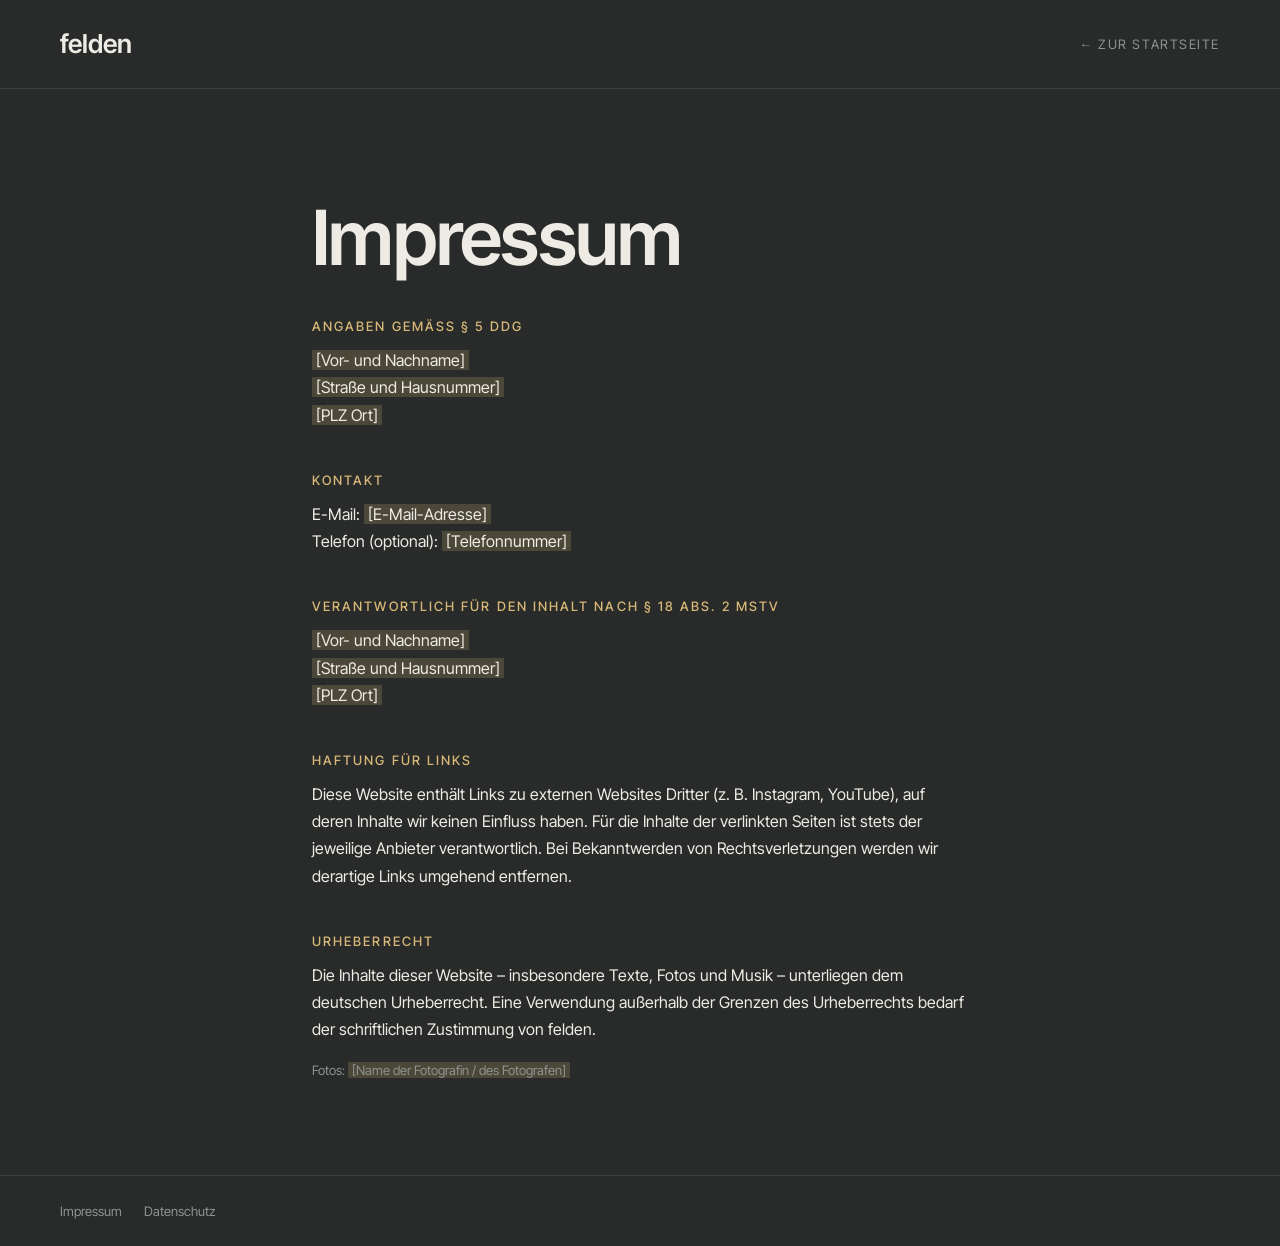
<file: impressum.html>
<!doctype html>
<html lang="de">
<head>
<meta charset="utf-8">
<meta name="viewport" content="width=device-width, initial-scale=1">
<meta name="robots" content="noindex">
<title>Impressum – felden</title>
<link rel="stylesheet" href="fonts/fonts.css">
<style>
  *{box-sizing:border-box;margin:0;padding:0}
  body{background:#282b29;color:#eeebe4;font-family:'Inter Tight',Arial,sans-serif;font-weight:400;font-size:16px;line-height:1.7;-webkit-font-smoothing:antialiased}
  a{color:inherit;text-underline-offset:3px}
  header{display:flex;justify-content:space-between;align-items:center;padding:22px clamp(16px,5vw,60px);border-bottom:1px solid #3c403d}
  header a{text-decoration:none}
  .logo{font-family:'Inter Tight',Arial,sans-serif;font-size:26px;font-weight:600}
  .back{font-size:13px;letter-spacing:.12em;text-transform:uppercase;color:#8f938f}
  .back:hover{color:#eeebe4}
  main{max-width:720px;margin:0 auto;padding:clamp(56px,9vw,110px) clamp(16px,5vw,32px) 80px}
  h1{font-family:'Inter Tight',Arial,sans-serif;font-weight:600;font-size:clamp(44px,7vw,76px);line-height:1;letter-spacing:-.02em;margin-bottom:36px;hyphens:manual}
  h2{font-size:13px;font-weight:500;letter-spacing:.16em;text-transform:uppercase;color:#d8b878;margin:40px 0 10px}
  p{margin-bottom:1em}
  p.small{font-size:13px;color:#8f938f}
  mark{background:#d8b87833;color:inherit;padding:0 4px}
  footer{display:flex;gap:22px;padding:24px clamp(16px,5vw,60px);border-top:1px solid #3c403d;font-size:13px;color:#8f938f}
  footer a{text-decoration:none}
</style>
</head>
<body>
<header><a class="logo" href="index.html">felden</a><a class="back" href="index.html">← Zur Startseite</a></header>
<main>
<h1>Impressum</h1>
<h2>Angaben gemäß § 5 DDG</h2>
<p><mark>[Vor- und Nachname]</mark><br><mark>[Straße und Hausnummer]</mark><br><mark>[PLZ Ort]</mark></p>
<h2>Kontakt</h2>
<p>E-Mail: <mark>[E-Mail-Adresse]</mark><br>Telefon (optional): <mark>[Telefonnummer]</mark></p>
<h2>Verantwortlich für den Inhalt nach § 18 Abs. 2 MStV</h2>
<p><mark>[Vor- und Nachname]</mark><br><mark>[Straße und Hausnummer]</mark><br><mark>[PLZ Ort]</mark></p>
<h2>Haftung für Links</h2>
<p>Diese Website enthält Links zu externen Websites Dritter (z.&nbsp;B. Instagram, YouTube), auf deren Inhalte wir keinen Einfluss haben. Für die Inhalte der verlinkten Seiten ist stets der jeweilige Anbieter verantwortlich. Bei Bekanntwerden von Rechtsverletzungen werden wir derartige Links umgehend entfernen.</p>
<h2>Urheberrecht</h2>
<p>Die Inhalte dieser Website – insbesondere Texte, Fotos und Musik – unterliegen dem deutschen Urheberrecht. Eine Verwendung außerhalb der Grenzen des Urheberrechts bedarf der schriftlichen Zustimmung von felden.</p>
<p class="small">Fotos: <mark>[Name der Fotografin / des Fotografen]</mark></p>
</main>
<footer><a href="impressum.html">Impressum</a><a href="datenschutz.html">Datenschutz</a></footer>
</body>
</html>
</file>
<file: fonts/fonts.css>
/* Lokal gehostete Schriften (SIL Open Font License) – keine Verbindung zu Google */
@font-face{font-family:'Inter Tight';font-style:normal;font-weight:300;font-display:swap;src:url(inter-tight-latin-300-normal.woff2) format('woff2');unicode-range:U+0000-00FF, U+0131, U+0152-0153, U+02BB-02BC, U+02C6, U+02DA, U+02DC, U+0304, U+0308, U+0329, U+2000-206F, U+20AC, U+2122, U+2191, U+2193, U+2212, U+2215, U+FEFF, U+FFFD}
@font-face{font-family:'Inter Tight';font-style:normal;font-weight:400;font-display:swap;src:url(inter-tight-latin-400-normal.woff2) format('woff2');unicode-range:U+0000-00FF, U+0131, U+0152-0153, U+02BB-02BC, U+02C6, U+02DA, U+02DC, U+0304, U+0308, U+0329, U+2000-206F, U+20AC, U+2122, U+2191, U+2193, U+2212, U+2215, U+FEFF, U+FFFD}
@font-face{font-family:'Inter Tight';font-style:normal;font-weight:500;font-display:swap;src:url(inter-tight-latin-500-normal.woff2) format('woff2');unicode-range:U+0000-00FF, U+0131, U+0152-0153, U+02BB-02BC, U+02C6, U+02DA, U+02DC, U+0304, U+0308, U+0329, U+2000-206F, U+20AC, U+2122, U+2191, U+2193, U+2212, U+2215, U+FEFF, U+FFFD}
@font-face{font-family:'Inter Tight';font-style:normal;font-weight:600;font-display:swap;src:url(inter-tight-latin-600-normal.woff2) format('woff2');unicode-range:U+0000-00FF, U+0131, U+0152-0153, U+02BB-02BC, U+02C6, U+02DA, U+02DC, U+0304, U+0308, U+0329, U+2000-206F, U+20AC, U+2122, U+2191, U+2193, U+2212, U+2215, U+FEFF, U+FFFD}
@font-face{font-family:'Inter Tight';font-style:normal;font-weight:700;font-display:swap;src:url(inter-tight-latin-700-normal.woff2) format('woff2');unicode-range:U+0000-00FF, U+0131, U+0152-0153, U+02BB-02BC, U+02C6, U+02DA, U+02DC, U+0304, U+0308, U+0329, U+2000-206F, U+20AC, U+2122, U+2191, U+2193, U+2212, U+2215, U+FEFF, U+FFFD}
</file>
